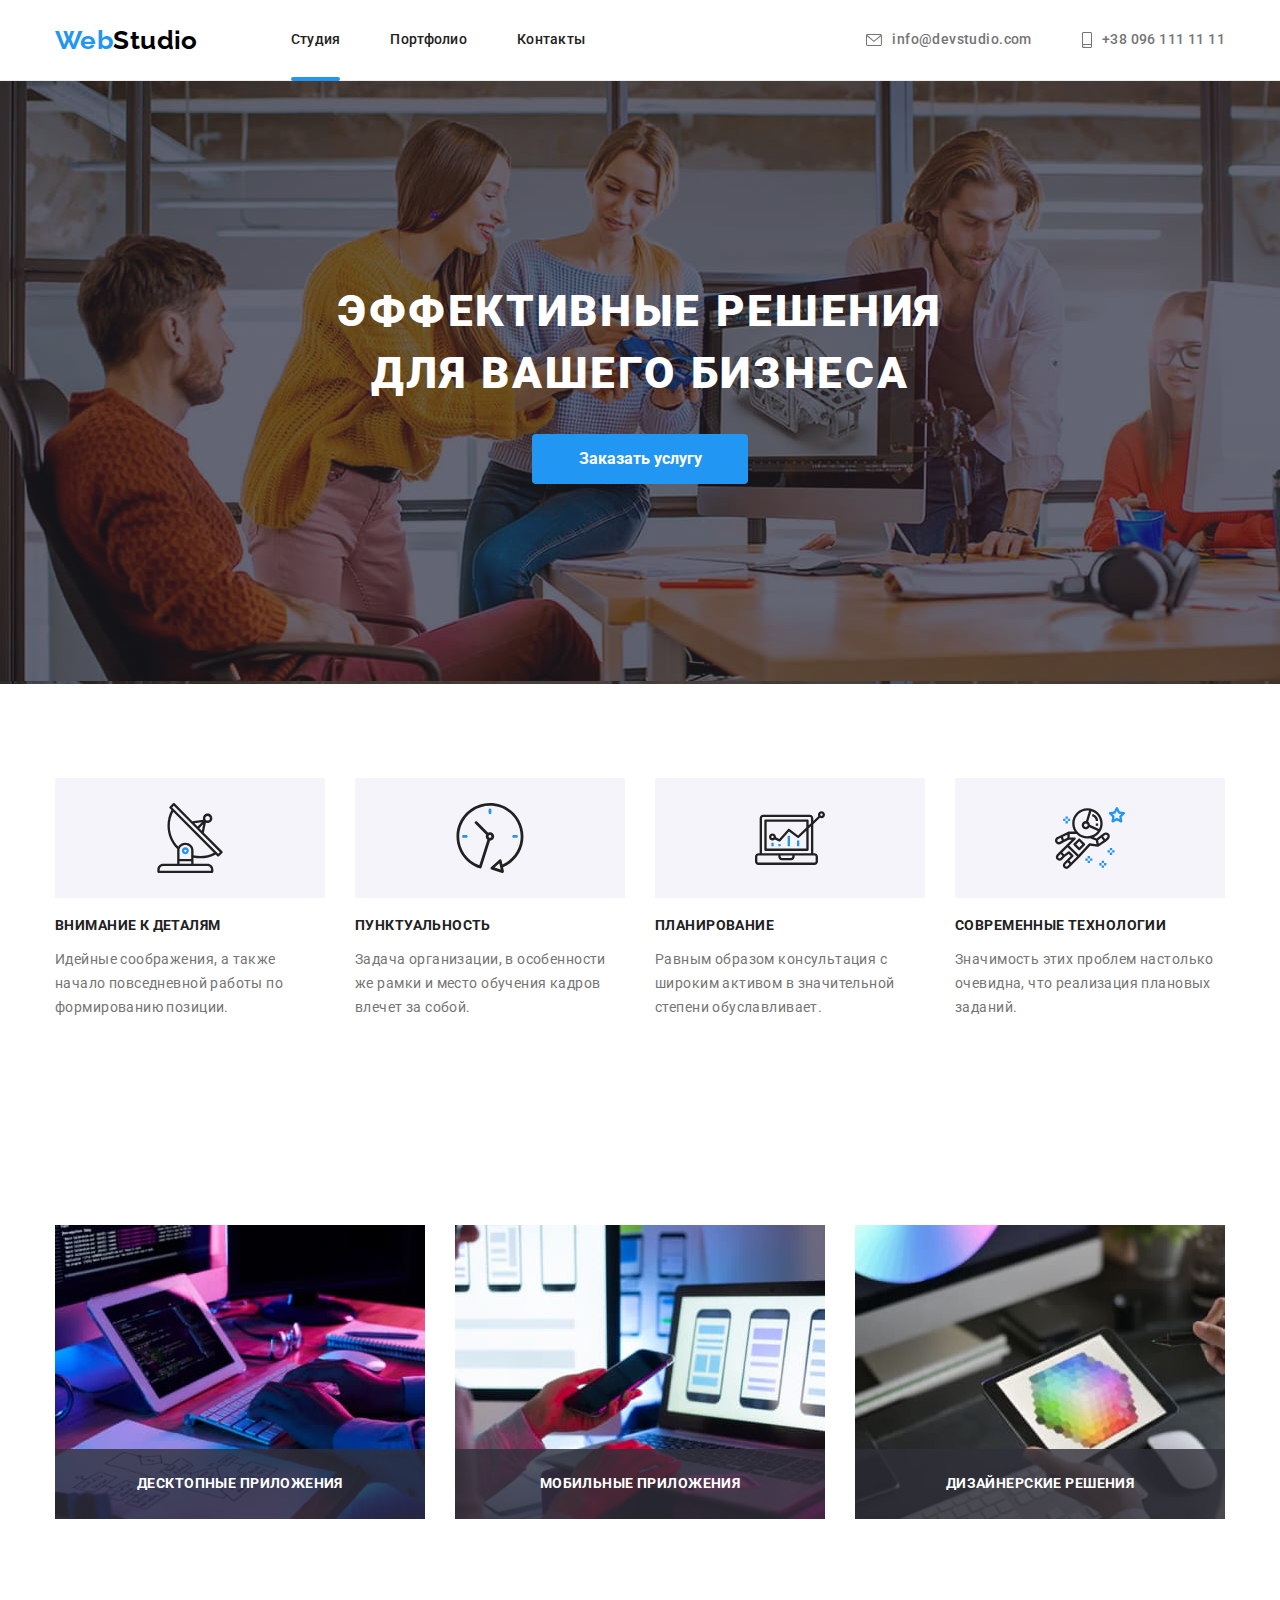
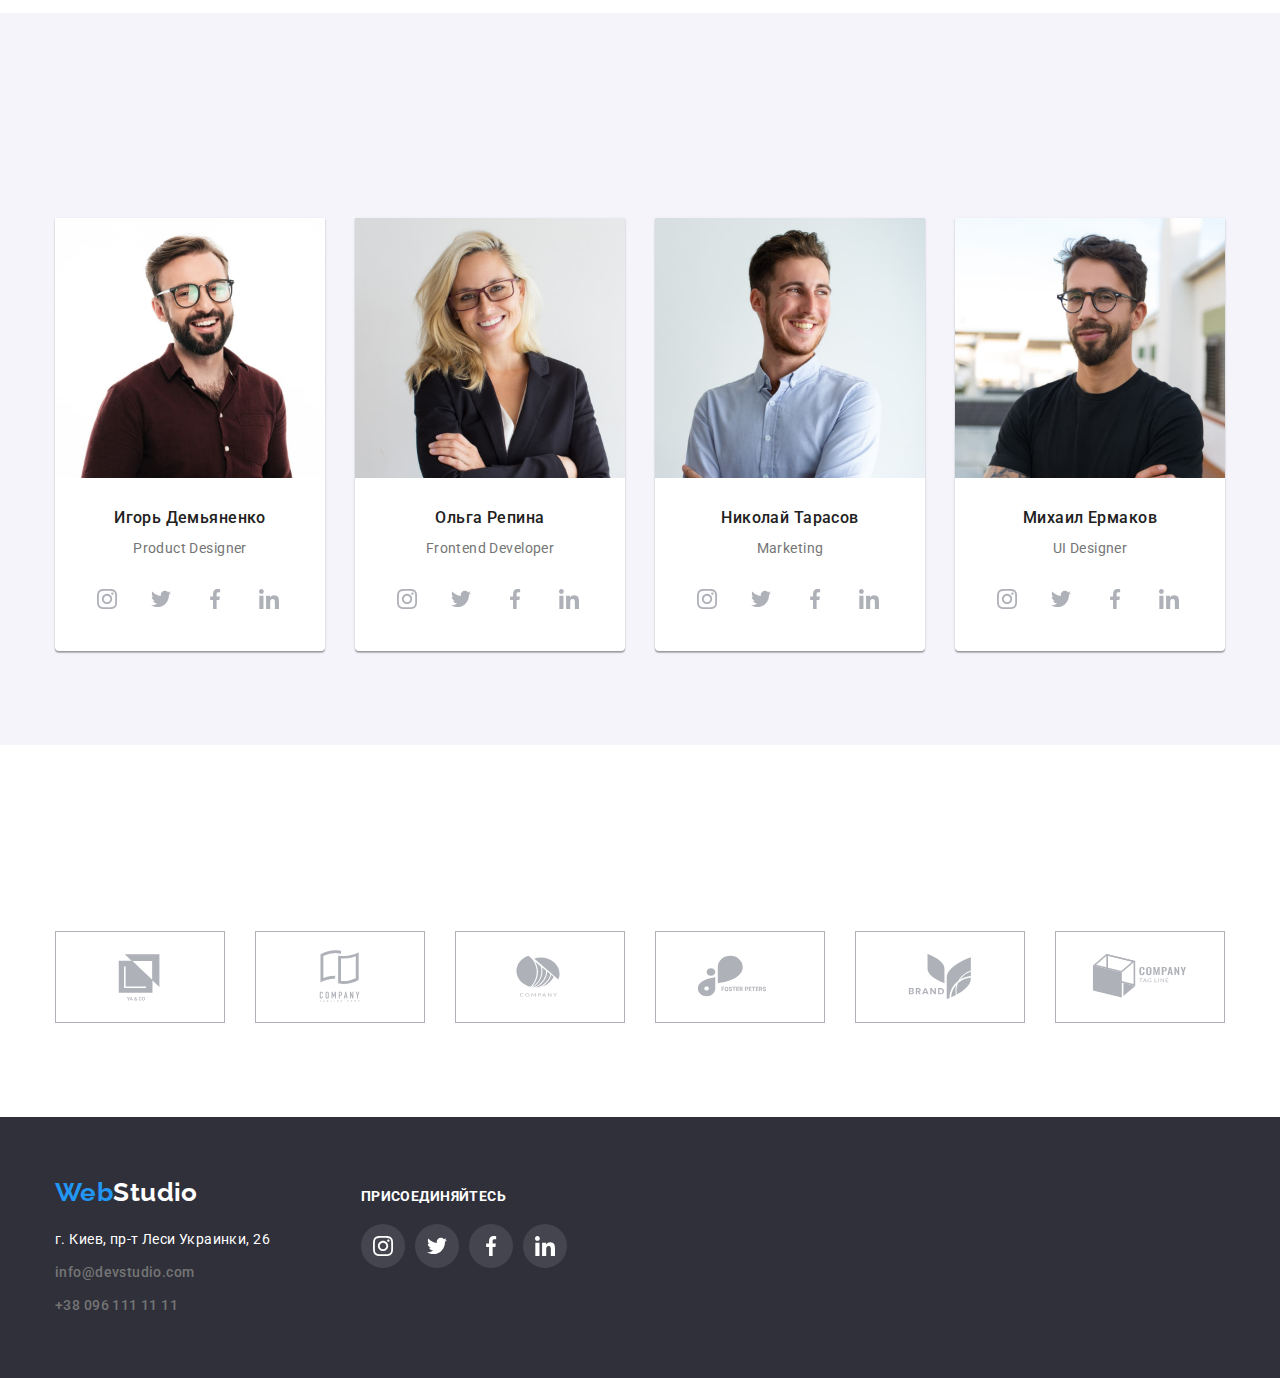
<file: index.html>
<!DOCTYPE html>
<html lang="ru">
<head>
    <meta charset="UTF-8">
    <meta http-equiv="X-UA-Compatible" content="IE=edge">
    <meta name="viewport" content="width=device-width, initial-scale=1.0">
    <title>Document</title>
    <link rel="preconnect" href="https://fonts.googleapis.com">
    <link rel="preconnect" href="https://fonts.gstatic.com" crossorigin>
    <link href="https://fonts.googleapis.com/css2?family=Raleway:wght@700&family=Roboto:wght@400;500;700;900&display=swap" rel="stylesheet">
    <link rel="stylesheet" href="https://cdnjs.cloudflare.com/ajax/libs/modern-normalize/1.1.0/modern-normalize.min.css">
    <link rel="stylesheet" href="https://cdnjs.cloudflare.com/ajax/libs/animate.css/4.1.1/animate.min.css" />
    <link href="https://unpkg.com/aos@2.3.1/dist/aos.css" rel="stylesheet">
    <link rel="stylesheet" href="./css/styles.css">
</head>
<body>
    <header class="header-redact">
        <div class="container">
            <nav class="nav-redact"><a href="./index.html" class="logo">Web<span class="logo-two">Studio</span></a>
                <ul class="header-list">
                    <li class="item"><a href="./index.html" class="header-buttons current">Студия</a></li>
                    <li class="item"><a href="./portfolio.html" class="header-buttons">Портфолио</a></li>
                    <li class="item"><a href="#" class="header-buttons">Контакты</a></li>
                </ul>
            </nav>
                <ul class="header-list-two">
                    <li class="item"><a href="mailto:info@devstudio.com" class="email"><svg class="email-envelope" width="16" height="12"><use href="./images/icons.svg#icon-envelope"></use></svg>info@devstudio.com</a></li>
                    <li class="phone-contacts"><a href="tel:+380961111111" class="phone"><svg class="smartphone" width="10" height="16">
                        <use href="./images/icons.svg#icon-smartphone"></use>
                    </svg>+38 096 111 11 11</a></li>
                </ul>
        </div>
    </header>
    
    <main>
        <section class="hero">
            <div class="container hero-container">
                <h1 class="decidions">Эффективные решения для вашего бизнеса</h1>
                <button type="button" class="order" data-modal-open>Заказать услугу</button>
            </div>
        </section>
        <section class="section-osobennosti">
            <div class="container">
                <h2 class="nashi-osobennosti visually-hidden">Наши особенности</h2>
                <ul class="na-os-list">
                    <li class="li-na-os-list">
                        <div class="antenna-fon">
                            <svg class="antenna" width="70" height="70"><use href="./images/icons.svg#icon-antenna"></use></svg>
                        </div>
                        <div>
                            <h3 class="our-sp">Внимание к деталям</h3>
                            <p class="p-text">Идейные соображения, а также начало повседневной работы по формированию позиции.</p>
                        </div>
                    </li>
                    <li class="li-na-os-list">
                        <div class="clock-fon"><svg class="clock" width="70" height="70"><use href="./images/icons.svg#icon-clock"></use></svg></div>
                        <div>
                            <h3 class="our-sp">Пунктуальность</h3>
                            <p class="p-text">Задача организации, в особенности же рамки и место обучения кадров влечет за собой.</p>
                        </div>
                    </li>
                    <li class="li-na-os-list">
                        <div class="diagram-fon"><svg class="diagram" width="70" height="70"><use href="./images/icons.svg#icon-diagram"></use></svg></div>
                        <div>
                            <h3 class="our-sp">Планирование</h3>
                            <p class="p-text">Равным образом консультация с широким активом в значительной степени обуславливает.</p>
                        </div>
                    </li>
                    <li>
                        <div class="astronaut-fon"><svg class="astronaut" width="70" height="70"><use href="./images/icons.svg#icon-astronaut"></use></svg></div>
                        <div>
                            <h3 class="our-sp">Современные технологии</h3>
                            <p class="p-text">Значимость этих проблем настолько очевидна, что реализация плановых заданий.</p>
                        </div>
                    </li>

                </ul>

            </div>
        </section>

        <section class="section-what-we-do">
            <div class="container">
                <h2 class="what-we-do" data-aos="zoom-in">Чем мы занимаемся</h2>
                <ul class="wwd-list">
                    <li class="photoes">
                        <div class="what-we-do-div">
                            <img src="./images/img1.jpg" alt="Человек работает с ноутбуком" width="370" height="294">
                            <p class="what-we-do-wrap">Десктопные приложения</p>
                        </div>
                    </li>
                    <li class="photoes">
                        <div class="what-we-do-div">
                            <img src="./images/img7.jpg" alt="Человек работает с телефоном" width="370" height="294">
                            <p class="what-we-do-wrap">Мобильные приложения</p>
                        </div>
                    </li>
                    <li class="photoes">
                        <div class="what-we-do-div">
                            <img src="./images/img6.jpg" alt="Человек работает с планшетом" width="370" height="294">
                            <p class="what-we-do-wrap">Дизайнерские решения</p>
                        </div>
                    </li>
                </ul>
            </div>
        </section>

        <section class="section-of-team">
            <div class="container">
            <h2 class="our-team" data-aos="zoom-in">Наша команда</h2>
            <ul class="ot-list">
                <li class="team-item">
                    <img src="./images/img2.jpg" alt="Улыбающийся мужчина в очках с бородой" width="270" height="260">
                    <div class="name-role">
                        <h3 class="name-surname">Игорь Демьяненко</h3>
                        <p class="p-textns">Product Designer</p>
                        <ul class="media-item-list">
                            <li class="media-li"><a href="" class="media-item"><svg class="instagram" width="20" height="20"><use href="./images/icons.svg#icon-instagram"></use></svg></a></li>
                            <li class="media-li"><a href="" class="media-item"><svg class="twitter" width="20" height="20"><use href="./images/icons.svg#icon-twitter"></use></svg></a></li>
                            <li class="media-li"><a href="" class="media-item"><svg class="facebook" width="20" height="20"><use href="./images/icons.svg#icon-facebook"></use></svg></a></li>
                            <li class="media-li"><a href="" class="media-item"><svg class="linkedin" width="20" height="20"><use href="./images/icons.svg#icon-linkedin"></use></svg></a></li>
                        </ul>
                    </div>
                </li>

                <li class="team-item">
                    <img src="./images/img3.jpg" alt="Улыбающаяся женщина в очках" width="270" height="260">
                    <div class="name-role">
                        <h3 class="name-surname">Ольга Репина</h3>
                        <p class="p-textns">Frontend Developer</p>
                        <ul class="media-item-list">
                            <li class="media-li"><a href="" class="media-item"><svg class="instagram" width="20" height="20"><use href="./images/icons.svg#icon-instagram"></use></svg></a></li>
                            <li class="media-li"><a href="" class="media-item"><svg class="twitter" width="20" height="20"><use href="./images/icons.svg#icon-twitter"></use></svg></a></li>
                            <li class="media-li"><a href="" class="media-item"><svg class="facebook" width="20" height="20"><use href="./images/icons.svg#icon-facebook"></use></svg></a></li>
                            <li class="media-li"><a href="" class="media-item"><svg class="linkedin" width="20" height="20"><use href="./images/icons.svg#icon-linkedin"></use></svg></a></li>
                        </ul>
                    </div>
                </li>

                <li class="team-item">
                    <img src="./images/img4.jpg" alt="Улыбающийся мужчина с маленькой бородой" width="270" height="260">
                    <div class="name-role">
                        <h3 class="name-surname">Николай Тарасов</h3>
                        <p class="p-textns">Marketing</p>
                        <ul class="media-item-list">
                            <li class="media-li"><a href="" class="media-item"><svg class="instagram" width="20" height="20"><use href="./images/icons.svg#icon-instagram"></use></svg></a></li>
                            <li class="media-li"><a href="" class="media-item"><svg class="twitter" width="20" height="20"><use href="./images/icons.svg#icon-twitter"></use></svg></a></li>
                            <li class="media-li"><a href="" class="media-item"><svg class="facebook" width="20" height="20"><use href="./images/icons.svg#icon-facebook"></use></svg></a></li>
                            <li class="media-li"><a href="" class="media-item"><svg class="linkedin" width="20" height="20"><use href="./images/icons.svg#icon-linkedin"></use></svg></a></li>
                        </ul>
                    </div>
                    
                </li>
                
                <li class="team-item">
                    <img src="./images/img5.jpg" alt="Легко улыбающийся мужчина в очках с бородой" width="270" height="260">
                    <div class="name-role">
                        <h3 class="name-surname">Михаил Ермаков</h3>
                        <p class="p-textns">UI Designer</p>
                        <ul class="media-item-list">
                            <li class="media-li"><a href="" class="media-item"><svg class="instagram" width="20" height="20"><use href="./images/icons.svg#icon-instagram"></use></svg></a></li>
                            <li class="media-li"><a href="" class="media-item"><svg class="twitter" width="20" height="20"><use href="./images/icons.svg#icon-twitter"></use></svg></a></li>
                            <li class="media-li"><a href="" class="media-item"><svg class="facebook" width="20" height="20"><use href="./images/icons.svg#icon-facebook"></use></svg></a></li>
                            <li class="media-li"><a href="" class="media-item"><svg class="linkedin" width="20" height="20"><use href="./images/icons.svg#icon-linkedin"></use></svg></a></li>
                        </ul>

                    </div>
                </li>
            </ul>
            </div>
        </section>
        <section class="clients">
            <div class="container">
                <h2 class="our-clients" data-aos="zoom-in">Постоянные клиенты</h2>
                <ul class="clients-list">
                    <li class="li-of-clients"><a href="" class="link-of-clients-list"><svg class="clients-svg" width="106" height="60"><use href="./images/icons.svg#icon-companyone"></use></svg></a></li>
                    <li class="li-of-clients"><a href="" class="link-of-clients-list"><svg class="clients-svg" width="106" height="60"><use href="./images/icons.svg#icon-companytwo"></use></svg></a></li>
                    <li class="li-of-clients"><a href="" class="link-of-clients-list"><svg class="clients-svg" width="106" height="60"><use href="./images/icons.svg#icon-Logothree"></use></svg></a></li>
                    <li class="li-of-clients"><a href="" class="link-of-clients-list"><svg class="clients-svg" width="106" height="60"><use href="./images/icons.svg#icon-Logofour"></use></svg></a></li>
                    <li class="li-of-clients"><a href="" class="link-of-clients-list"><svg class="clients-svg" width="106" height="60"><use href="./images/icons.svg#icon-Logofive"></use></svg></a></li>
                    <li class="li-of-clients"><a href="" class="link-of-clients-list"><svg class="clients-svg" width="106" height="60"><use href="./images/icons.svg#icon-Logosix"></use></svg></a></li>
                </ul>
            </div>
        </section>

    </main>
    <footer class="section-footer">
        <div class="container">
            <div class="div-section-footer">
                <a href="./index.html" class="logo">Web<span class="logo-three">Studio</span></a>
                <address>
                    <ul class="footer-list">
                        <li class="li-fl"><a href="https://goo.gl/maps/CPtrU1FHBa2aNyZL9" target="_blank" rel="noopener noreferrer nofollow" class="where">г. Киев, пр-т Леси Украинки, 26</a></li>
                        <li class="li-fl"><a href="mailto:info@devstudio.com" class="email">info@devstudio.com</a></li>
                        <li class="li-fl"><a href="tel:+380961111111" class="phone">+38 096 111 11 11</a></li>
                    </ul>
                </address>
            </div>
            <div>
                <p class="join-footer">Присоединяйтесь</h2>
                <ul class="media-footer-list">
                    <li class="media-footer-li"><a href="" class="media-item-footer"><svg class="instagram-footer" width="20" height="20"><use href="./images/icons.svg#icon-instagram"></use></svg></a></li>
                    <li class="media-footer-li"><a href="" class="media-item-footer"><svg class="twitter-footer" width="20" height="20"><use href="./images/icons.svg#icon-twitter"></use></svg></a></li>
                    <li class="media-footer-li"><a href="" class="media-item-footer"><svg class="facebook-footer" width="20" height="20"><use href="./images/icons.svg#icon-facebook"></use></svg></a></li>
                    <li class="media-footer-li"><a href="" class="media-item-footer"><svg class="linkedin-footer" width="20" height="20"><use href="./images/icons.svg#icon-linkedin"></use></svg></a></li>
                </ul>
            </div>
        </div>
    </footer>
    <div class="backdrop is-hidden" data-modal>
        <div class="modal">
            <button type="button" class="modal-close" data-modal-close><svg class="modal-icon" width="18" height="18">
                <use href="./images/symbol-defs.svg#icon-close-black-18dp3"></use>
            </svg></button>
        </div>
    </div>
    <script src="https://unpkg.com/aos@2.3.1/dist/aos.js"></script>
    <script>
        AOS.init();
    </script>
    <script src="./js/modal.js"></script>
</body>
</html>
</file>
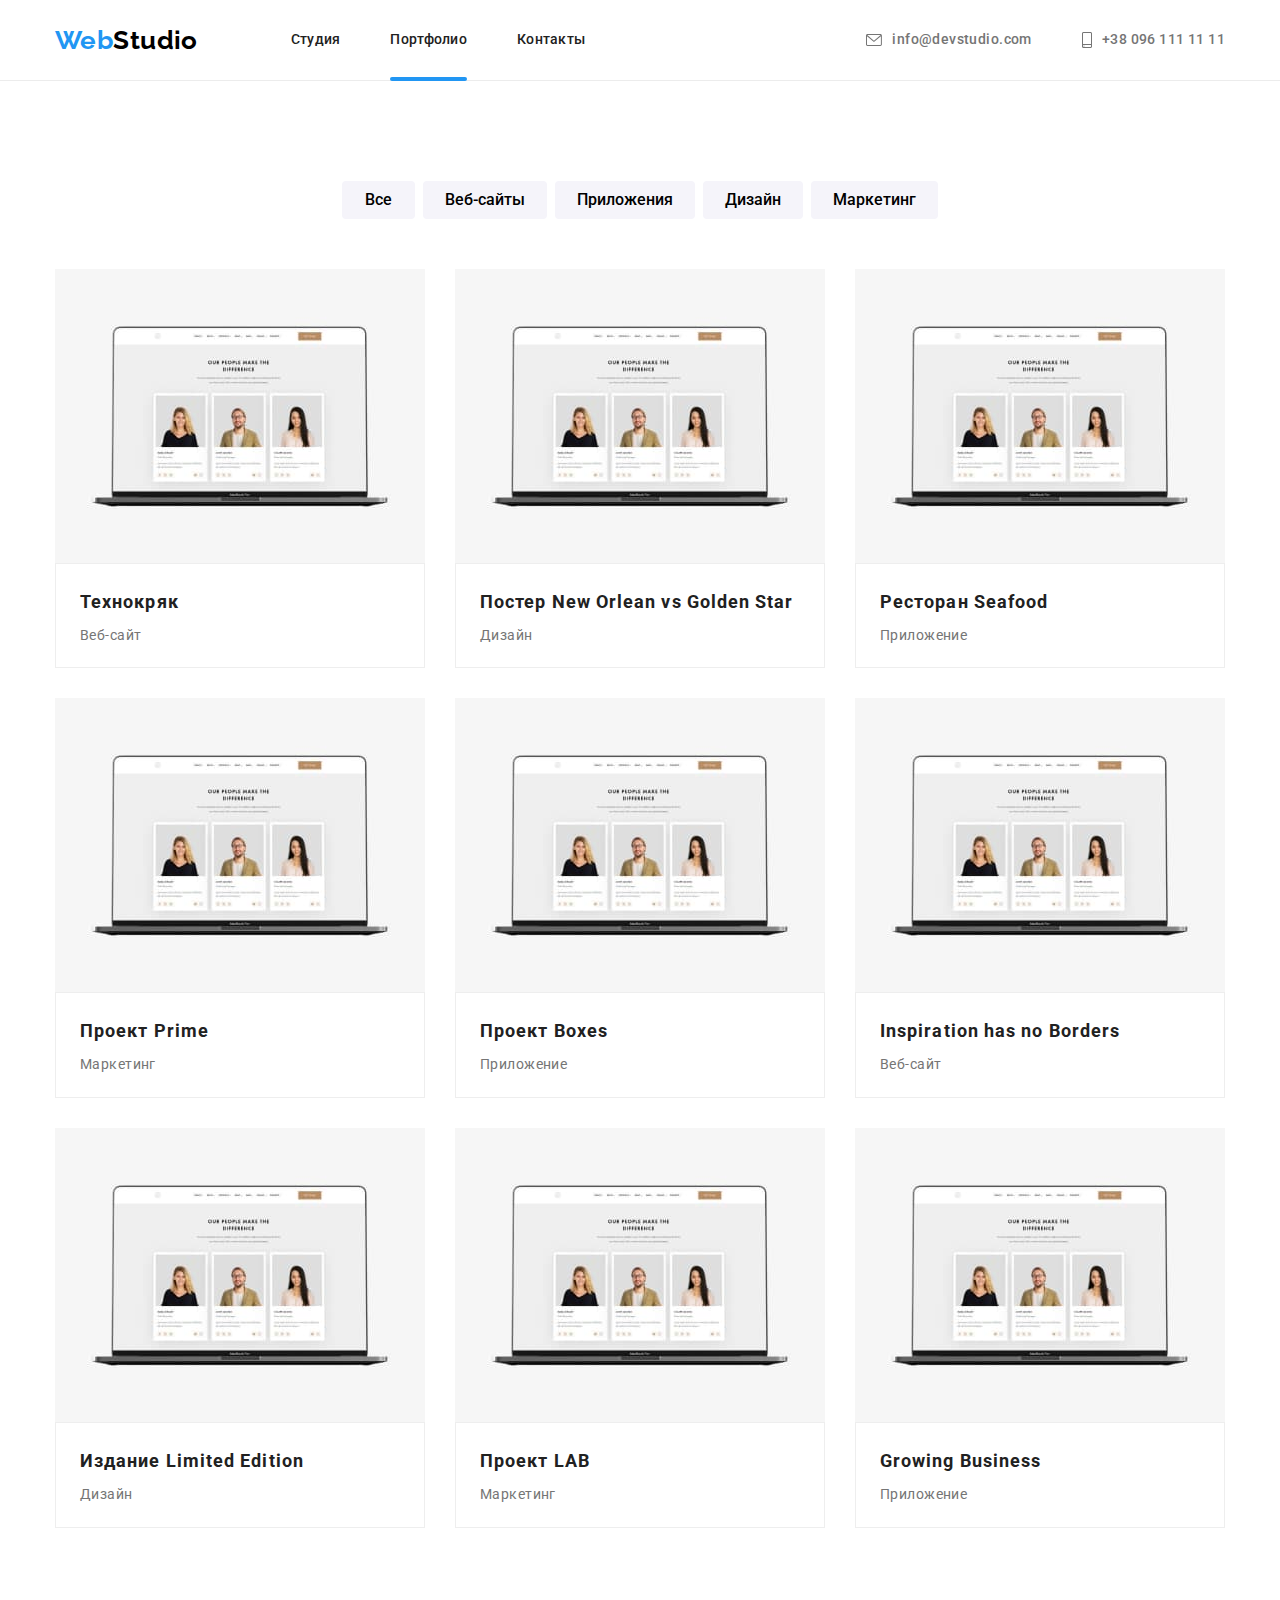
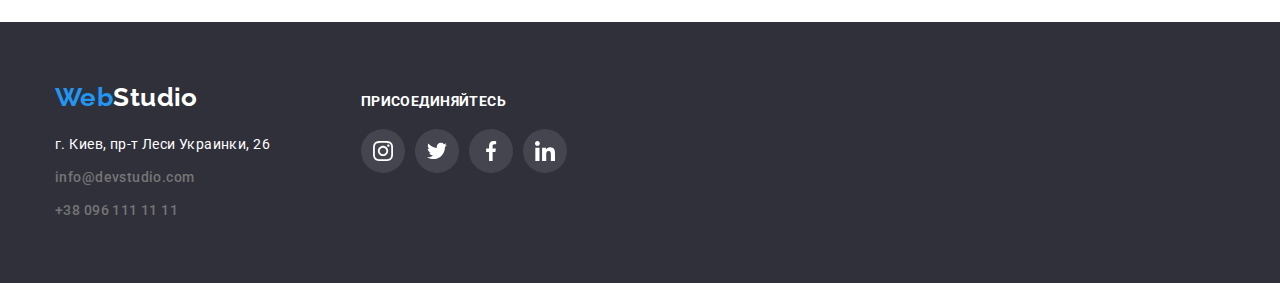
<file: portfolio.html>
<!DOCTYPE html>
<html lang="en">
<head>
    <meta charset="UTF-8">
    <meta http-equiv="X-UA-Compatible" content="IE=edge">
    <meta name="viewport" content="width=device-width, initial-scale=1.0">
    <title>Document</title>
    <link rel="preconnect" href="https://fonts.googleapis.com">
    <link rel="preconnect" href="https://fonts.gstatic.com" crossorigin>
    <link href="https://fonts.googleapis.com/css2?family=Raleway:wght@700&family=Roboto:wght@400;500;700;900&display=swap" rel="stylesheet">
    <link rel="stylesheet" href="https://cdnjs.cloudflare.com/ajax/libs/modern-normalize/1.1.0/modern-normalize.min.css">
    <link rel="stylesheet" href="./css/styles.css">
</head>
<body>
    <header class="header-redact">
        <div class="container">
            <nav class="nav-redact"><a href="./index.html" class="logo">Web<span class="logo-two">Studio</span></a>
                <ul class="header-list">
                    <li class="item"><a href="./index.html" class="header-buttons">Студия</a></li>
                    <li class="item"><a href="./portfolio.html" class="header-buttons current">Портфолио</a></li>
                    <li class="item"><a href="#" class="header-buttons">Контакты</a></li>
                </ul>
            </nav>
            <ul class="header-list-two">
                <li class="item"><a href="mailto:info@devstudio.com" class="email"><svg class="email-envelope" width="16"
                            height="12">
                            <use href="./images/icons.svg#icon-envelope"></use>
                        </svg>info@devstudio.com</a></li>
                <li class="phone-contacts"><a href="tel:+380961111111" class="phone"><svg class="smartphone" width="10"
                            height="16">
                            <use href="./images/icons.svg#icon-smartphone"></use>
                        </svg>+38 096 111 11 11</a></li>
            </ul>
        </div>
    </header>

        <main>
            <section class="our-works-list">
                <div class="container">
                    <h1 class="visually-hidden">Наши работы</h1>
                    <ul class="list-ptf">
                        <li class="li-list-ptf"><button type="button" class="buttons-ptf">Все</button></li>
            
                        <li class="li-list-ptf"><button type="button" class="buttons-ptf">Веб-сайты</button></li>
            
                        <li class="li-list-ptf"><button type="button" class="buttons-ptf">Приложения</button></li>
            
                        <li class="li-list-ptf"><button type="button" class="buttons-ptf">Дизайн</button></li>
            
                        <li class="li-list-ptf"><button type="button" class="buttons-ptf">Маркетинг</button></li>
                    </ul>
            
                
                    <ul class="works-list">
                        <li class="works-list-item">
                            <a href="#" class="works-list-link">
                                <div class="portfolio-up-text-wrap"><img src="./images/portf1.jpg" alt="Ноутбук с открытым веб-сайтом" width="370" height="294">
                                <p class="portfolio-up-text">Ресурс пропонує комплексні пропозиції з різним рівнем функціоналу та сервісів. Все це дозволить відвідувачу отримати вичерпні відомості про компанію чи приватну особу.</p></div>
                            <div class="div-wl">
                                <h2 class="portfolio-title">Технокряк</h2>
                                <p class="colour-type-of-work">Веб-сайт</p>
                            </div></a>
                        </li>
                        <li class="works-list-item">
                            <a href="#" class="works-list-link">
                                <div class="portfolio-up-text-wrap"><img src="./images/portf1.jpg" alt="Ноутбук с открытым веб-сайтом" width="370" height="294">
                                <p class="portfolio-up-text">Ресурс пропонує комплексні пропозиції з різним рівнем функціоналу та сервісів. Все це дозволить відвідувачу отримати вичерпні відомості про компанію чи приватну особу.</p></div>
                            <div class="div-wl">
                                <h2 class="portfolio-title">Постер New Orlean vs Golden Star</h2>
                                <p class="colour-type-of-work">Дизайн</p>
                            </div></a>
                        </li>
                        <li class="works-list-item">
                            <a href="#" class="works-list-link">
                                <div class="portfolio-up-text-wrap"><img src="./images/portf1.jpg" alt="Ноутбук с открытым веб-сайтом" width="370" height="294">
                                <p class="portfolio-up-text">Ресурс пропонує комплексні пропозиції з різним рівнем функціоналу та сервісів. Все це дозволить відвідувачу отримати вичерпні відомості про компанію чи приватну особу.</p></div>
                            <div class="div-wl">
                                <h2 class="portfolio-title">Ресторан Seafood</h2>
                                <p class="colour-type-of-work">Приложение</p>
                            </div></a>
                        </li>
                        <li class="works-list-item">
                            <a href="#" class="works-list-link">
                                <div class="portfolio-up-text-wrap"><img src="./images/portf1.jpg" alt="Ноутбук с открытым веб-сайтом" width="370" height="294">
                                <p class="portfolio-up-text">Ресурс пропонує комплексні пропозиції з різним рівнем функціоналу та сервісів. Все це дозволить відвідувачу отримати вичерпні відомості про компанію чи приватну особу.</p></div>
                            <div class="div-wl">
                                <h2 class="portfolio-title">Проект Prime</h2>
                                <p class="colour-type-of-work">Маркетинг</p>
                            </div>
                            </a>
                        </li>
                        <li class="works-list-item">
                            <a href="#" class="works-list-link">
                                <div class="portfolio-up-text-wrap"><img src="./images/portf1.jpg" alt="Ноутбук с открытым веб-сайтом" width="370" height="294">
                                <p class="portfolio-up-text">Ресурс пропонує комплексні пропозиції з різним рівнем функціоналу та сервісів. Все це дозволить відвідувачу отримати вичерпні відомості про компанію чи приватну особу.</p></div>
                            <div class="div-wl">
                                <h2 class="portfolio-title">Проект Boxes</h2>
                                <p class="colour-type-of-work">Приложение</p>
                            </div></a>
                        </li>
                        <li class="works-list-item">
                            <a href="#" class="works-list-link">
                                <div class="portfolio-up-text-wrap"><img src="./images/portf1.jpg" alt="Ноутбук с открытым веб-сайтом" width="370" height="294">
                                <p class="portfolio-up-text">Ресурс пропонує комплексні пропозиції з різним рівнем функціоналу та сервісів. Все це дозволить відвідувачу отримати вичерпні відомості про компанію чи приватну особу.</p></div>
                            <div class="div-wl">
                                <h2 class="portfolio-title">Inspiration has no Borders</h2>
                                <p class="colour-type-of-work">Веб-сайт</p>
                            </div></a>
                        </li>
                        <li class="works-list-item">
                            <a href="#" class="works-list-link">
                                <div class="portfolio-up-text-wrap"><img src="./images/portf1.jpg" alt="Ноутбук с открытым веб-сайтом" width="370" height="294">
                                <p class="portfolio-up-text">Ресурс пропонує комплексні пропозиції з різним рівнем функціоналу та сервісів. Все це дозволить відвідувачу отримати вичерпні відомості про компанію чи приватну особу.</p></div>
                            <div class="div-wl">
                                <h2 class="portfolio-title">Издание Limited Edition</h2>
                                <p class="colour-type-of-work">Дизайн</p>
                            </div></a>
                        </li>
                        <li class="works-list-item">
                            <a href="#" class="works-list-link">
                                <div class="portfolio-up-text-wrap"><img src="./images/portf1.jpg" alt="Ноутбук с открытым веб-сайтом" width="370" height="294">
                                <p class="portfolio-up-text">Ресурс пропонує комплексні пропозиції з різним рівнем функціоналу та сервісів. Все це дозволить відвідувачу отримати вичерпні відомості про компанію чи приватну особу.</p></div>
                            <div class="div-wl">
                                <h2 class="portfolio-title">Проект LAB</h2>
                                <p class="colour-type-of-work">Маркетинг</p>
                            </div></a>
                        </li>
                        <li class="works-list-item">
                            <a href="#" class="works-list-link">
                                <div class="portfolio-up-text-wrap"><img src="./images/portf1.jpg" alt="Ноутбук с открытым веб-сайтом" width="370" height="294">
                                <p class="portfolio-up-text">Ресурс пропонує комплексні пропозиції з різним рівнем функціоналу та сервісів. Все це дозволить відвідувачу отримати вичерпні відомості про компанію чи приватну особу.</p></div>
                            <div class="div-wl">
                                <h2 class="portfolio-title">Growing Business</h2>
                                <p class="colour-type-of-work">Приложение</p>
                            </div></a>
                        </li>
                    </ul>
                </div>
            </section>
        </main>

    <footer class="section-footer">
        <div class="container">
            <div class="div-section-footer">
                <a href="./index.html" class="logo">Web<span class="logo-three">Studio</span></a>
                <address>
                    <ul class="footer-list">
                        <li class="li-fl"><a href="https://goo.gl/maps/CPtrU1FHBa2aNyZL9" target="_blank" rel="noopener noreferrer nofollow" class="where">г. Киев, пр-т Леси Украинки, 26</a></li>
                        <li class="li-fl"><a href="mailto:info@devstudio.com" class="email">info@devstudio.com</a></li>
                        <li><a href="tel:+380961111111" class="phone">+38 096 111 11 11</a></li>
                    </ul>
                </address>
            </div>
            <div>
                <p class="join-footer">Присоединяйтесь</h2>
                <ul class="media-footer-list">
                    <li class="media-footer-li"><a href="" class="media-item-footer"><svg class="instagram-footer" width="20" height="20"><use href="./images/icons.svg#icon-instagram"></use></svg></a></li>
                    <li class="media-footer-li"><a href="" class="media-item-footer"><svg class="twitter-footer" width="20" height="20"><use href="./images/icons.svg#icon-twitter"></use></svg></a></li>
                    <li class="media-footer-li"><a href="" class="media-item-footer"><svg class="facebook-footer" width="20" height="20"><use href="./images/icons.svg#icon-facebook"></use></svg></a></li>
                    <li class="media-footer-li"><a href="" class="media-item-footer"><svg class="linkedin-footer" width="20" height="20"><use href="./images/icons.svg#icon-linkedin"></use></svg></a></li>
                </ul>
            </div>
        </div>
    </footer>
</body>
</html>
</file>
<file: css/styles.css>
:root {
    --primary-text-colour: #212121;
    --accent-text-colour: #2196F3;
    --background-colour: #FFFFFF;
    --black-colour: #000;
    --grey-colour: #2F303A;
    --light-grey-colour: #757575;
    --for-one-white: #F5F4FA;
    --smth-grey: #EEEEEE;
    --for-header: #ECECEC;
    --for-media: #AFB1B8;
    
}
body {
    background-color: var(--background-colour);
    color: var(--primary-text-colour);
    font-family: 'Roboto', sans-serif;
    font-size: 14px;
    line-height: 1.71;
    letter-spacing: 0.03em;
}

a {
    display: inline-block;
    text-decoration: none;
}

img {
    display: block;
    max-width: 100%;
    height: auto;
}

.header-redact {
    border-bottom: 1px solid var(--for-header);
}
.logo {
    font-family: 'Raleway', sans-serif;
    font-weight: 700;
    font-size: 26px;
    line-height: 1.19;
    color: var(--accent-text-colour);
    margin-right: 93px;
    display: block;
    display: flex;


}

.logo-two {
    color: var(--black-colour);
    display: flex;
    
}

.logo-three {
    color: var(--background-colour);
    margin-bottom: 20px;
}

.current:after {
    content: "";
    position: absolute;
    display: block;
    width: 100%;
    height: 4px;
    bottom: -1px;
    left: 0;
    background-color: var(--accent-text-colour);
    border: none;
    border-radius: 2px;
}

.hero {
    background-image: linear-gradient(rgba(47, 48, 58, 0.4), rgba(47, 48, 58, 0.4)), url(../images/hero.jpg);
    text-align: center;
    padding-bottom: 200px;
    padding-top: 200px;
}


.order {
    display: inline-block;
    font-size: 16px;
    font-weight: 700;
    line-height: 1.875;
    cursor: pointer;
    background-color: var(--accent-text-colour);
    color: var(--background-colour);
    border: 1px transparent;
    padding: 10px 32px;
    min-width: 216px;
    border-radius: 4px;
    transition: background-color 250ms cubic-bezier(0.4, 0, 0.2, 1);
}

.order:hover, 
.order:focus {
    background: #188CE8;
    box-shadow: 0px 4px 4px rgba(0, 0, 0, 0.15);

}

.decidions {
    font-weight: 900;
    font-size: 44px;
    line-height: 1.4;   
    letter-spacing: 0.06em;
    text-transform: uppercase;
    color: var(--background-colour);
    margin-top: 0px;
    margin-bottom: 30px;


}

ul {
    padding: 0;
    margin: 0;
    list-style: none;
}


.header-list {
    margin: 0;
    padding: 0;
    display: block;
    display: flex;
    align-items: center;
}

.header-list-two {
    margin: 0;
    padding: 0;
    display: block;
    display: flex;
    align-items: center;
}

.header-list .item {
    margin-right: 50px;
}

.header-list .item:last-child {
    margin-right: 0;
}

.header-list .phone-contacts {
    margin-right: 0;
}

.header-list:hover, 
.header-list:focus,
.footer-list:hover
.footer-list:focus {
    color: var(--accent-text-colour);
}


.header-list-two .item {
    margin-right: 50px;
}

.header-list-two:hover, 
.header-list-two:focus {
    color: var(--accent-text-colour);
}

.header-buttons {
    position: relative;
    font-weight: 500;
    font-size: 14px;
    line-height: 1.14;
    letter-spacing: 0.02em;
    color: var(--primary-text-colour);
    padding-top: 32px;
    padding-bottom: 32px;
    display: inline-block;
    transition: color 250ms cubic-bezier(0.4, 0, 0.2, 1);

}


.header-buttons:hover, 
.header-buttons:focus {
    color: var(--accent-text-colour);
}

.phone, .email {
    color: var(--light-grey-colour);
    font-weight: 500;
    display: flex;
    align-items: center;
    fill: currentColor;
    transition: color 250ms cubic-bezier(0.4, 0, 0.2, 1);
}

.email-envelope {
    margin-right: 10px;
}

.smartphone {
    margin-right: 10px;
}

.smartphone:hover,
.smartphone:focus {
    fill: var(--accent-text-colour);
}


.phone:focus,
.phone:hover{
    color: var(--accent-text-colour);
}

.email:focus, 
.email:hover {
    color: var(--accent-text-colour);
}


.p-text {
    font-weight: 400;
    font-size: 14px;
    line-height: 1.7;
    color: var(--light-grey-colour);
    margin: 0;
}

.p-textns {
    font-weight: 400;
    font-size: 14px;
    line-height: 1.7;
    color: var(--light-grey-colour);
    text-align: center; 
    margin: 0;
    margin-bottom: 16px;
}

.media-item-list {
    display: flex;
    margin-right: 10px;
    align-items: center;
    padding: 0;
}

.media-item {
    width: 44px;
    height: 44px;
    border-radius: 50%;
    background-color: var(--background-colour);
    color: var(--for-media);
    fill: currentColor;
    display: flex;
    align-items: center;
    justify-content: center;
    transition: color 250ms cubic-bezier(0.4, 0, 0.2, 1), background-color 250ms cubic-bezier(0.4, 0, 0.2, 1);

}

.media-item-list:last-child {
    margin-right: 0px;
    gap: 10px;
}


.media-item:hover,
.media-item:focus {
    background-color: var(--accent-text-colour);
    color: var(--background-colour);
}

.instagram:hover,
.instagram:focus {
    fill: var(--background-colour);
}

.twitter:hover,
.twitter:focus {
    fill: var(--background-colour);
}

.facebook:hover,
.facebook:focus {
    fill: var(--background-colour);
}

.linkedin:hover,
.linkedin:focus {
    fill: var(--background-colour);
}

.section-osobennosti {
    padding-top: 94px;
}

.our-works-list {
    padding-bottom: 94px;
    padding-top: 100px;
}

.works-list-link {
    transition: box-shadow 250ms cubic-bezier(0.4, 0, 0.2, 1);
}


.works-list-link:focus, 
.works-list-link:hover {
    box-shadow: 0px 1px 1px rgba(0, 0, 0, 0.12), 0px 4px 4px rgba(0, 0, 0, 0.06), 1px 4px 6px rgba(0, 0, 0, 0.16);
}

.our-team, .what-we-do, .nashi-osobennosti {
    font-weight: 700;
    font-size: 36px;
    line-height: 1.7;
    text-align: center;
    margin-top: 0;
    margin-bottom: 50px;
}
.section-what-we-do {
    padding-bottom: 94px;
    padding-top: 94px;

}

.ot-list {
    display: flex;
}

.ot-list .team-item:not(:last-child) {
    margin-right: 30px;
}

.team-item:last-child {
    margin-right: 0;
}


.team-item {
    box-shadow: 0px 1px 3px rgba(0, 0, 0, 0.12), 0px 1px 1px rgba(0, 0, 0, 0.14), 0px 2px 1px rgba(0, 0, 0, 0.2);
    border-radius: 0px 0px 4px 4px;
}

.wwd-list {
    display: flex;
    margin-bottom: 0;
    margin-top: 0;
    padding-left: 0;
}

.wwd-list .photoes {
    margin-right: 30px;
}

.wwd-list .photoes:last-child {
    margin-right: 0px;
}

.what-we-do-div {
    position: relative;
}

.what-we-do-wrap {
    font-weight: 700;
    font-size: 14px;
    line-height: 1.14;
    text-align: center;
    letter-spacing: 0.03em;
    text-transform: uppercase;
    color: var(--background-colour);
    background-color: rgba(47, 48, 58, 0.8);
    padding-top: 27px;
    width: 370px;
    height: 70px;
    position: absolute;
    bottom: 0;
    margin: 0;

}

.visually-hidden {
    position: absolute;
    white-space: nowrap;
    width: 1px;
    height: 1px;
    overflow: hidden;
    border: 0;
    padding: 0;
    clip: rect(0 0 0 0);
    clip-path: inset(50%);
    margin: -1px;
}

.container {
    width: 1200px;
    padding-left: 15px;
    padding-right: 15px;
    margin: 0 auto;
}

.section-footer .container {
    display: flex;
    align-items: baseline;
}

.hero-container {
    width: 696px;
}

.nav-redact {
    margin-right: auto;
    display: flex;
    align-items: center;
}

.header-redact .container {
    display: flex;
    align-items: center;
}

.section-of-team {
    background-color: var(--for-one-white);
    padding-top: 94px;
    padding-bottom: 94px;
    margin-left: 0;
    margin-bottom: 0;
    margin-top: 0;
}

.name-role {
    padding: 30px;
}

.name-surname {
    font-weight: 500;
    font-size: 16px;
    line-height: 1.19;
    text-align: center;
    margin-top: 0;
    margin-bottom: 10px;
}

.team-item {
    background-color: var(--background-colour);
}

.na-os-list {
    display: flex;
    padding-left: 0px;
}

.li-na-os-list {
    margin-right: 30px;
}


.diagram-fon, .clock-fon, .antenna-fon, .astronaut-fon {
    background-color: var(--for-one-white);
    width: 270px;
    height: 120px;
    display: flex;
    align-items: center;
    justify-content: center;
    margin-bottom: 20px;
}

.our-sp {
    margin-top: 0;
    font-weight: 700;
    font-size: 14px;
    line-height: 1.14;
    text-transform: uppercase;
}

.footer-list {
    font-style: normal;
    margin: 0;
    padding: 0;

}

.our-clients {
    font-weight: 700;
    font-size: 36px;
    line-height: 1.17;
    text-align: center;
    letter-spacing: 0.03em;
    margin: 0;
    margin-bottom: 50px;
}


.clients {
    padding-top: 94px;
    padding-bottom: 94px;
}

.clients-list
 {
    display: flex;
}

.link-of-clients-list {
    border: 1px solid var(--for-media);
    width: 100%;
    height: 100%;
    display: flex;
    align-items: center;
    justify-content: center;
    color: var(--for-media);
    fill: currentColor;
    transition: color 250ms cubic-bezier(0.4, 0, 0.2, 1), border 250ms cubic-bezier(0.4, 0, 0.2, 1);
}

.link-of-clients-list:hover, 
.link-of-clients-list:focus {
    color: var(--accent-text-colour);
    border: 1px solid var(--accent-text-colour);
}

.clients-svg:hover,
.clients-svg:focus {
    fill: currentColor;
}


.li-of-clients {
    border-radius: 4px;
    margin-right: 30px;
    width: 170px;
    height: 92px;
}

.li-of-clients:last-child {
    margin-right: 0;
}

.li-of-clients:hover, 
.li-of-clients:focus {
    border: 1px solid var(--accent-text-colour);

}

.li-fl:not(:last-child) {
    margin-bottom: 9px;
}

.section-footer {
    background-color: var(--grey-colour);
    padding-top: 60px;
    padding-bottom: 60px;
    display: flex;
}

.where {
    font-size: 14px;
    line-height: 1.7;
    color: var(--background-colour);
    background-color: var(--grey-colour);
    transition: color 250ms cubic-bezier(0.4, 0, 0.2, 1);
}

.where:hover, .where:focus {
    color: var(--accent-text-colour);
}

.div-section-footer {
    margin-right: 70px;
}

.address-footer {
    display: flex;
}

.join-footer {
    font-weight: 700;
    font-size: 14px;
    line-height: 16px;
    margin-top: 0;
    margin-bottom: 20px;
    letter-spacing: 0.03em;
    text-transform: uppercase;
    color: var(--background-colour);
}

.media-footer-list {
    display: flex;
    align-items: center;
    margin-bottom: 0;
}

.media-footer-li {
    margin-right: 10px;
}

.media-footer-li:last-child {
    margin-right: 0;
}

.media-item-footer {
    width: 44px;
    height: 44px;
    border-radius: 50%;
    background-color: rgba(255, 255, 255, 0.1);
    display: flex;
    align-items: center;
    justify-content: center;
    transition: background-color 250ms cubic-bezier(0.4, 0, 0.2, 1);

}

.media-item-footer:hover,
.media-item-footer:focus {
    background-color: var(--accent-text-colour);
}

.instagram-footer, .twitter-footer,
.facebook-footer, .linkedin-footer {
    fill: var(--background-colour);
}


.instagram-footer:focus,
.instagram-footer:hover {
    fill: var(--background-colour)
}

.twitter-footer:focus,
.twitter-footer:hover {
    fill: var(--background-colour)
}


.facebook-footer:focus,
.facebook-footer:hover {
    fill: var(--background-colour)
}

.linkedin-footer:focus,
.linkedin-footer:hover {
    fill: var(--background-colour)
}

.list-ptf {
    display: flex;
    margin-bottom: 50px;
    padding-left: 0;
    justify-content: center;
}

.list-ptf .li-list-ptf {
    margin-right: 8px;
}

.list-ptf :last-child {
    margin-right: 0;
}
.buttons-ptf {
    display: inline-block;
    cursor: pointer;
    font-size: 16px;
    line-height: 1.6;
    font-weight: 500;
    text-align: center;
    font-family: inherit;
    background-color: var(--for-one-white);
    border: 1px transparent;
    border-radius: 4px;
    padding: 6px 22px;
    min-width: 73px;
    transition: box-shadow 250ms cubic-bezier(0.4, 0, 0.2, 1);
    transition: color 250ms cubic-bezier(0.4, 0, 0.2, 1);
    transition: background-color 250ms cubic-bezier(0.4, 0, 0.2, 1);


}

.works-list {
    display: flex;
    flex-wrap: wrap;
    text-align: center;
    margin: 0;
    padding: 0;
    margin-right: -30px;
    margin-bottom: -30px;
}

.works-list .works-list-item {
    width: 370px;
    margin-right: 30px;
    margin-bottom: 30px;

}

.works-list-item:hover .portfolio-up-text, .works-list-item:focus .portfolio-up-text {
    transform: translateY(0);
}

.portfolio-up-text-wrap {
    position: relative;
    overflow: hidden;
}

.portfolio-up-text {
    position: absolute;
    text-align: start;
    top: 0;
    left: 0;
    font-weight: 400;
    font-size: 18px;
    line-height: 1.56;
    letter-spacing: 0.03em;
    color: #FFFFFF;
    background-color: rgba(33, 150, 243, 0.9);
    padding: 63px 24px;
    height: 100%;
    transform: translateY(100%);    
    transition: transform 250ms cubic-bezier(0.4, 0, 0.2, 1);

}



.div-wl {
    padding: 20px 24px;
    border: 1px solid var(--smth-grey);
}

.portfolio-title {
    font-size: 18px;
    line-height: 2;
    letter-spacing: 0.06em;
    margin-top: 0;
    margin-bottom: 4px;
    text-align: start;
    color: var(--primary-text-colour);
}

.buttons-ptf:hover,
.buttons-ptf:focus {
    background-color: var(--accent-text-colour);
    color: var(--background-colour);
    box-shadow: 0px 3px 1px rgba(0, 0, 0, 0.1), 0px 1px 2px rgba(0, 0, 0, 0.08), 0px 2px 2px rgba(0, 0, 0, 0.12);

}

.colour-type-of-work {
    color: var(--light-grey-colour);
    margin: 0;
    text-align: start;
}


.backdrop {
    position: fixed;
    top: 0;
    width: 100%;
    height: 100%;
    background-color: rgba(48, 48, 48, 0.467);
    transition: opacity 250ms cubic-bezier(0.4, 0, 0.2, 1), visibility 250ms;
}

.modal {
    position: absolute;
    width: 528px;
    min-height: 581px;
    background-color: var(--background-colour);
    box-shadow: 0px 1px 3px rgba(0, 0, 0, 0.12), 0px 1px 1px rgba(0, 0, 0, 0.14), 0px 2px 1px rgba(0, 0, 0, 0.2);
    border-radius: 4px;
    top: 50%;
    left: 50%;
    transform: translate(-50%, -50%) scale(1);
    transition: transform 250ms;
}

.backdrop.is-hidden .modal {
    transform: translate(-50%, -50%) scale(0);
}

.modal-close {
    position: absolute;
    right: 8px;
    top: 8px;
    width: 30px;
    height: 30px;
    border: 1px solid rgba(0, 0, 0, 0.1);
    border-radius: 50%;
    background-color: transparent;
}

.modal-icon {
    position: absolute;
    top: 50%;
    left: 50%;
    transform: translate(-50%, -50%);
}


.is-hidden {
    opacity: 0;
    visibility: hidden;
    pointer-events: none;
}

.no-scroll {
    overflow: hidden;
}
</file>
